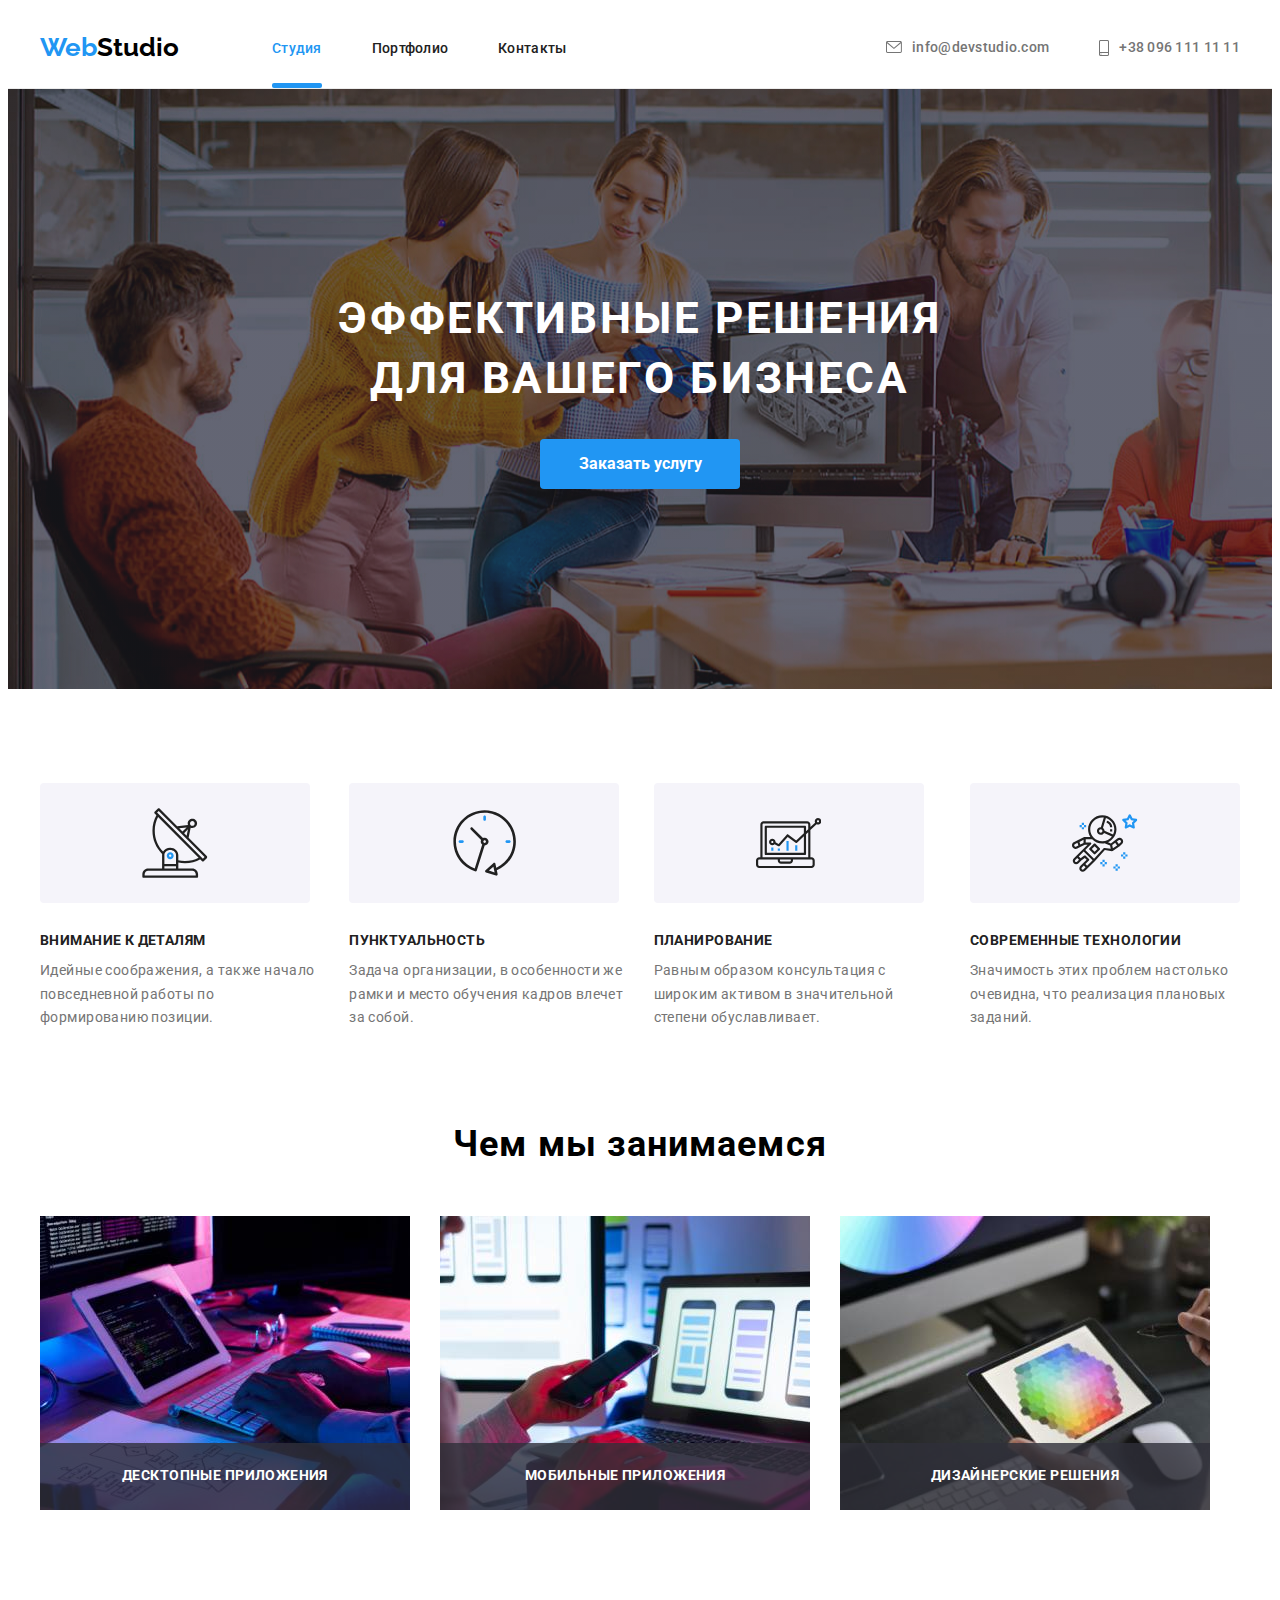
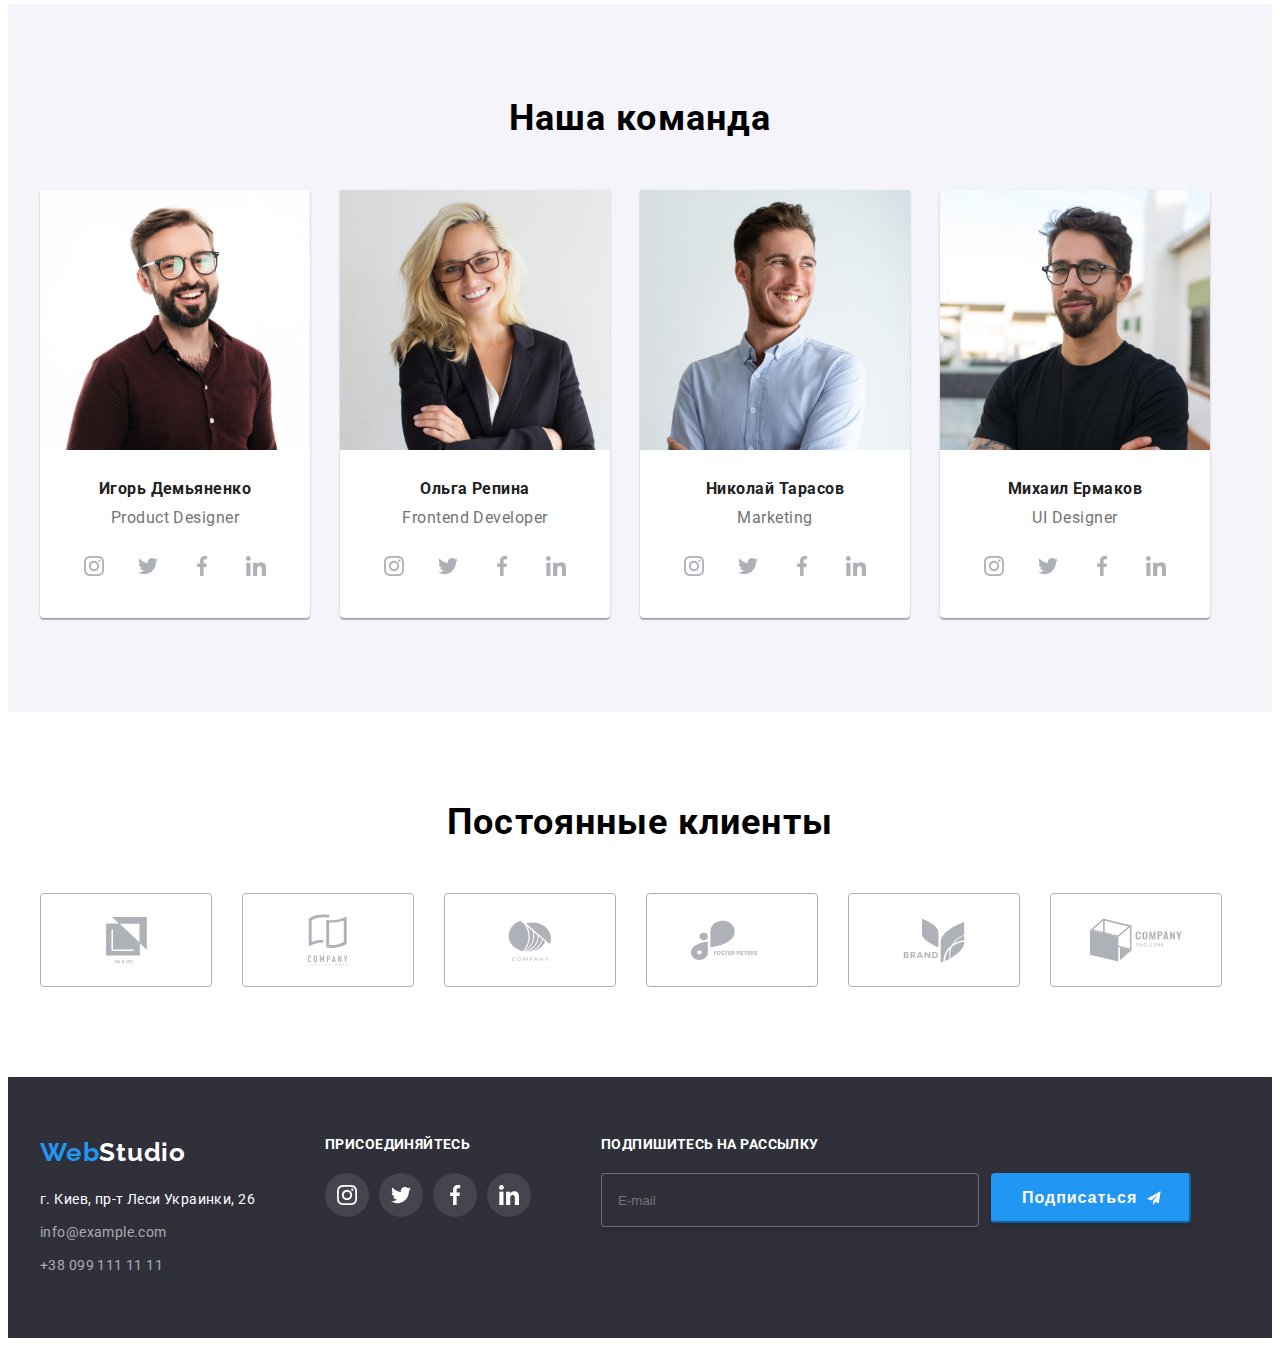
<file: index.html>
<!DOCTYPE html>
<html lang="ru">
<head>
    <meta charset="UTF-8">
    <meta http-equiv="X-UA-Compatible" content="IE=edge">
    <meta name="viewport" content="width=device-width, initial-scale=1.0">
    <title>Document</title>
    <link rel="preconnect" href="https://fonts.googleapis.com">
    <link rel="preconnect" href="https://fonts.gstatic.com" crossorigin>
    <link href="https://fonts.googleapis.com/css2?family=Raleway:wght@700&family=Roboto:wght@400;500;700;900&display=swap" rel="stylesheet">
    <link rel="stylesheet" href="https://cdnjs.cloudflare.com/ajax/libs/modern-normalize/1.1.0/modern-normalize.min.css" integrity="sha512-wpPYUAdjBVSE4KJnH1VR1HeZfpl1ub8YT/NKx4PuQ5NmX2tKuGu6U/JRp5y+Y8XG2tV+wKQpNHVUX03MfMFn9Q==" crossorigin="anonymous" referrerpolicy="no-referrer" />
    <link rel="stylesheet" href="./css/styles.css">
</head>
<body>
    <header class="header">
        <div class="container">
        <nav class="head-navigation">
            <a href="" class="header-logo-first link">Web<span class="header-logo-sec">Studio</span></a>
            <ul class="header-site-list list">
                <li class="header-site-item"><a href="./index.html" class="current-page link">Студия</a></li>
                <li class="header-site-item"><a href="./portfolio.html" class="header-site-link link">Портфолио</a></li>
                <li class="header-site-item"><a href="" class="header-site-link link ">Контакты</a></li>
            </ul>
        </nav>
        <ul class="header-contact-list list">
            <li class="header-contact-item"><a href="mailto:info@devstudio.com" class="header-contact-link link">
                <svg class="contact-icons" width="16" height="12">
                    <use href="./images/symbol-defs.svg#icon-envelope-hover"></use>
                </svg>      
                info@devstudio.com</a></li>
            <li class="header-contact-item"><a href="tel:+380961111111" class="header-contact-link link">
                <svg class="contact-icons" width="10" height="16">
                    <use href="./images/symbol-defs.svg#icon-smartphone"></use>
                </svg> 
                +38 096 111 11 11</a></li>
        </ul>
    </div>
    </header>
    <main class="main">
        <section class="banner section">
            <div class="container bancontent">
                <h1 class="banner-title">Эффективные решения для вашего бизнеса</h1>
                <button type="button" class="banner-click" data-modal-open>Заказать услугу</button>
            </div>
        </section>
        <section class="benefits section">
            <div class="container">
                <ul class="benefits-list list">
                    <li class="benefits-item">
                      <div class="benef-icon-container">
                        <svg class="benefit-icon" width="65.32" height="70">
                            <use href="./images/symbol-defs.svg#icon-Group-1"></use>
                        </svg>
                      </div>
                        <h3 class="benefits-title"> Внимание к деталям</h3> 
                        <p class="benefits-description">Идейные соображения, а также начало повседневной работы по формированию позиции.</p>
                    </li>
                    <li class="benefits-item">
                        <div class="benef-icon-container">
                            <svg class="benefit-icon" width="65.32" height="70">
                                <use href="./images/symbol-defs.svg#icon-clock-1-1-1"></use>
                            </svg>
                          </div>
                        <h3 class="benefits-title">Пунктуальность</h3>
                        <p class="benefits-description">Задача организации, в особенности же рамки и место обучения кадров влечет за собой.</p>
                    </li>
                    <li class="benefits-item">
                        <div class="benef-icon-container">
                            <svg class="benefit-icon" width="65.32" height="70">
                                <use href="./images/symbol-defs.svg#icon-diagram-1-3-2"></use>
                            </svg>
                          </div>
                        <h3 class="benefits-title">Планирование</h3>
                        <p class="benefits-description">Равным образом консультация с широким активом в значительной степени обуславливает.</p>
                    </li>
                    <li class="benefits-item">
                        <div class="benef-icon-container">
                            <svg class="benefit-icon" width="65.32" height="70">
                                <use href="./images/symbol-defs.svg#icon-astronaut-1-2-1"></use>
                            </svg>
                          </div>
                        <h3 class="benefits-title">Современные технологии</h3>
                        <p class="benefits-description">Значимость этих проблем настолько очевидна, что реализация плановых заданий.</p>
                    </li>
                </ul>
            </div>
        </section>
        <section class="work section">
            <div class="container">
                <h2 class="work-title">Чем мы занимаемся</h2>
                <ul class="work-list list">
                    <li class="work-item"><img src="./images/about_img_1.jpg" alt="Work photo" width="370">
                    <p class="work-text">
                        ДЕСКТОПНЫЕ ПРИЛОЖЕНИЯ
                    </p>
                    </li>
                    <li class="work-item"><img src="./images/about_img_2.jpg" alt="Work photo" width="370">
                        <p class="work-text">
                            МОБИЛЬНЫЕ ПРИЛОЖЕНИЯ
                        </p>
                    </li>
                    <li class="work-item"><img src="./images/about_img_3.jpg" alt="Work photo" width="370">
                        <p class="work-text">
                            ДИЗАЙНЕРСКИЕ РЕШЕНИЯ
                        </p>
                    </li>
                </ul>
            </div>
        </section>
        <section class="workers section">
            <div class="container">
                <h2 class="workers-title">Наша команда</h2>
                <ul class="workers-list list">
                    <li class="workers-item">
                        <img src="./images/product_des_img.jpg" alt="worker photo" width="270">
                        <h3 class="worker-name">Игорь Демьяненко</h3>
                        <p class="worker-position">Product Designer</p>
                        <ul class="workers-soc list">
                            <li class="workers-soc-item">
                                <a href="" class="workers-soc-link link">
                                    <svg class="workers-soc-icon" width="20" height="20">
                                        <use href="./images/symbol-defs.svg#icon-instagram"></use>
                                    </svg>
                                </a>
                            </li>
                            <li class="workers-soc-item"><a href="" class="workers-soc-link link">
                                <svg class="workers-soc-icon" width="20" height="20">
                                    <use href="./images/symbol-defs.svg#icon-twitter"></use>
                                </svg>
                            </a></li>
                            <li class="workers-soc-item"><a href="" class="workers-soc-link link">
                                <svg class="workers-soc-icon" width="20" height="20">
                                    <use href="./images/symbol-defs.svg#icon-facebook"></use>
                                </svg>
                            </a></li>
                            <li class="workers-soc-item"><a href="" class="workers-soc-link link">
                                <svg class="workers-soc-icon" width="20" height="20">
                                    <use href="./images/symbol-defs.svg#icon-linkedin"></use>
                                </svg>
                            </a></li>
                        </ul>
                    </li>
                    <li class="workers-item">
                        <img src="./images/frontend_img.jpg" alt="worker photo" width="270">
                        <h3 class="worker-name">Ольга Репина</h3>
                        <p class="worker-position">Frontend Developer</p>
                        <ul class="workers-soc list">
                            <li class="workers-soc-item">
                                <a href="" class="workers-soc-link link">
                                    <svg class="workers-soc-icon" width="20" height="20">
                                        <use href="./images/symbol-defs.svg#icon-instagram"></use>
                                    </svg>
                                </a>
                            </li>
                            <li class="workers-soc-item"><a href="" class="workers-soc-link link">
                                <svg class="workers-soc-icon" width="20" height="20">
                                    <use href="./images/symbol-defs.svg#icon-twitter"></use>
                                </svg>
                            </a></li>
                            <li class="workers-soc-item"><a href="" class="workers-soc-link link">
                                <svg class="workers-soc-icon" width="20" height="20">
                                    <use href="./images/symbol-defs.svg#icon-facebook"></use>
                                </svg>
                            </a></li>
                            <li class="workers-soc-item"><a href="" class="workers-soc-link link">
                                <svg class="workers-soc-icon" width="20" height="20">
                                    <use href="./images/symbol-defs.svg#icon-linkedin"></use>
                                </svg>
                            </a></li>
                        </ul>
                    </li>
                    <li class="workers-item">
                        <img src="./images/marketing_img.jpg" alt="worker photo" width="270">
                        <h3 class="worker-name">Николай Тарасов</h3>
                        <p class="worker-position">Marketing</p>
                        <ul class="workers-soc list">
                            <li class="workers-soc-item">
                                <a href="" class="workers-soc-link link">
                                    <svg class="workers-soc-icon" width="20" height="20">
                                        <use href="./images/symbol-defs.svg#icon-instagram"></use>
                                    </svg>
                                </a>
                            </li>
                            <li class="workers-soc-item"><a href="" class="workers-soc-link link">
                                <svg class="workers-soc-icon" width="20" height="20">
                                    <use href="./images/symbol-defs.svg#icon-twitter"></use>
                                </svg>
                            </a></li>
                            <li class="workers-soc-item"><a href="" class="workers-soc-link link">
                                <svg class="workers-soc-icon" width="20" height="20">
                                    <use href="./images/symbol-defs.svg#icon-facebook"></use>
                                </svg>
                            </a></li>
                            <li class="workers-soc-item"><a href="" class="workers-soc-link link">
                                <svg class="workers-soc-icon" width="20" height="20">
                                    <use href="./images/symbol-defs.svg#icon-linkedin"></use>
                                </svg>
                            </a></li>
                        </ul>
                    </li>
                    <li class="workers-item">
                        <img src="./images/ui_des_img.jpg" alt="worker photo" width="270">
                        <h3 class="worker-name">Михаил Ермаков</h3>
                        <p class="worker-position">UI Designer</p>
                        <ul class="workers-soc list">
                            <li class="workers-soc-item">
                                <a href="" class="workers-soc-link link">
                                    <svg class="workers-soc-icon" width="20" height="20">
                                        <use href="./images/symbol-defs.svg#icon-instagram"></use>
                                    </svg>
                                </a>
                            </li>
                            <li class="workers-soc-item"><a href="" class="workers-soc-link link">
                                <svg class="workers-soc-icon" width="20" height="20">
                                    <use href="./images/symbol-defs.svg#icon-twitter"></use>
                                </svg>
                            </a></li>
                            <li class="workers-soc-item"><a href="" class="workers-soc-link link">
                                <svg class="workers-soc-icon" width="20" height="20">
                                    <use href="./images/symbol-defs.svg#icon-facebook"></use>
                                </svg>
                            </a></li>
                            <li class="workers-soc-item"><a href="" class="workers-soc-link link">
                                <svg class="workers-soc-icon" width="20" height="20">
                                    <use href="./images/symbol-defs.svg#icon-linkedin"></use>
                                </svg>
                            </a></li>
                        </ul>
                    </li>
                </ul>
            </div>
        </section>
        <section class="clients section">
            <div class="container">
                <h2 class="clients-title">Постоянные клиенты</h2>
                <ul class="clients-list list">
                    <li class="client-item">
                        <a href="" class="client-link link">
                            <svg class="client-icon" width="41" height="46.7">
                                <use href="./images/symbol-defs.svg#icon-group-2-1"></use>
                            </svg>
                        </a>
                    </li>
                    <li class="client-item">
                        <a href="" class="client-link link">
                            <svg class="client-icon" width="40" height="52">
                                <use href="./images/symbol-defs.svg#icon-group-3-1"></use>
                            </svg>
                        </a>
                    </li>
                    <li class="client-item">
                        <a href="" class="client-link link">
                            <svg class="client-icon" width="43.46" height="41.18">
                                <use href="./images/symbol-defs.svg#icon-group-4-1"></use>
                            </svg>
                        </a>
                    </li>
                    <li class="client-item">
                        <a href="" class="client-link link">
                            <svg class="client-icon" width="84.44" height="40.62">
                                <use href="./images/symbol-defs.svg#icon-group-5-1"></use>
                            </svg>
                        </a>
                    </li>
                    <li class="client-item">
                        <a href="" class="client-link link">
                            <svg class="client-icon" width="62.54" height="45.43">
                                <use href="./images/symbol-defs.svg#icon-group-6-1"></use>
                            </svg>
                        </a>
                    </li>
                    <li class="client-item">
                        <a href="" class="client-link link">
                            <svg class="client-icon" width="93.79" height="43.93">
                                <use href="./images/symbol-defs.svg#icon-group-7-1"></use>
                            </svg>
                        </a>
                    </li>
                </ul>
            </div>
        </section>
    </main>
    <footer class="footer">
        <div class="container">
            <div>
            <a href="" class="footer-logo-first link">Web<span class="footer-logo-sec link">Studio</span></a>
            <address class="footer-contact">
                <ul class="footer-contact-list list">
                    <li class="footer-contact-item"><a href="https://maps.app.goo.gl/anKPkM4rWThqQy199" class="footer-adr-link link"> г. Киев, пр-т Леси Украинки, 26</a></li>
                    <li class="footer-contact-item"><a href="mailto:info@example.com" class="footer-contact-link link">info@example.com</a></li>
                    <li class="footer-contact-item"><a href="tel:+380991111111" class="footer-contact-link link">+38 099 111 11 11</a> </li>
                </ul>
            </address>
            </div>
            <div> 
                <p class="foot-soc-title">присоединяйтесь</p>  
                <ul class="footer-social-list list">
                    <li class="foot-soc-item">
                        <a href="" class="foot-soc-link link">
                            <svg class="foot-soc-icon" width="20" height="20">
                                <use href="./images/symbol-defs.svg#icon-instagram"></use>
                            </svg>
                        </a>
                    </li>
                    <li class="foot-soc-item">
                        <a href="" class="foot-soc-link link">
                            <svg class="foot-soc-icon" width="20" height="20">
                                <use href="./images/symbol-defs.svg#icon-twitter"></use>
                            </svg>
                        </a>
                    </li>
                    <li class="foot-soc-item">
                        <a href="" class="foot-soc-link link">
                            <svg class="foot-soc-icon" width="20" height="20">
                                <use href="./images/symbol-defs.svg#icon-facebook"></use>
                            </svg>
                        </a>
                    </li>
                    <li class="foot-soc-item">
                        <a href="" class="foot-soc-link link">
                            <svg class="foot-soc-icon" width="20" height="20">
                                <use href="./images/symbol-defs.svg#icon-linkedin"></use>
                            </svg>
                        </a>
                    </li>
                </ul>
             </div>
             <form class="sing-up"> 
                <p class="sent-name">Подпишитесь на рассылку</p>
                <div class="for-sent-form">
                        <input type="email" class="sent-email" name="sent-email" id="sent-email" placeholder="E-mail" required>    
                        <button type="submit" class="sent-but"> Подписаться
                            <svg class="send-icon" width="24" height="24">
                                <use href="./images/symbol-defs.svg#icon-icon-send"></use>
                            </svg>
                        </button>
                </div>
             </form>
        </div>
    </footer>
    <div class="backdrop is-hidden" data-modal>
        <div class="modal">
            <p class="modal-title">Оставьте свои данные, мы вам перезвоним</p>
            <button type="button" class="modal-close" data-modal-close>
                <svg class="icon-close" width="11" height="11">
                    <use href="./images/symbol-defs.svg#icon-close-vector"></use>
                </svg>
            </button>
            <form class="modal-form">
                <div class="modal-field">
                    <label for="name" class="lab-text-name"> Имя</label>
                    <div class="input-wrap">
                        <input type="text" class="modal-input" name="name" id="name">
                        <svg class="input-icon" width="18" height="18">
                            <use href="./images/symbol-defs.svg#icon-person-black"></use>
                        </svg>
                    </div>
                </div>

                <div class="modal-form modal-field">
                    <label for="tel" class="lab-text-name">Телефон</label>
                    <div class="input-wrap">
                        <input type="tel" class="modal-input" name="tel" id="tel" required>
                    <svg class="input-icon" width="18" height="18">
                        <use href="./images/symbol-defs.svg#icon-phone-black"></use>
                    </svg>
                    </div>
                </div>
                <div class="modal-form modal-field">
                    <label for="email" class="lab-text-name">Почта</label>
                    <div class="input-wrap">
                        <input type="email" class="modal-input" name="email" id="email" required>
                        <svg class="input-icon" width="18" height="18">
                            <use href="./images/symbol-defs.svg#icon-email-black"></use>
                        </svg>
                    </div>  
                </div>
                <div class="modal-form modal-com">
                    <label for="comment" class="lab-text-name">Комментарий </label>
                <textarea  class="modal-input-coment" name="comment" id="comment" placeholder="Введите текст"></textarea>
                </div>
                <div class="modal-form modal-check-box">
                    <input type="checkbox"
                    name="policy"
                    id="policy"
                    value="policy"
                    class="modal-check">
                    <label for="policy" class="check-text">Соглашаюсь с рассылкой и принимаю  <a href="" class="policy-doc"> Условия договора</a> </label>
                </div>
                <button type="submit" class="send-button"> Отправить</button>
            </form>
        </div>
    </div>
    <script src="./js/modal.js"></script>
</body>
</html>
</file>
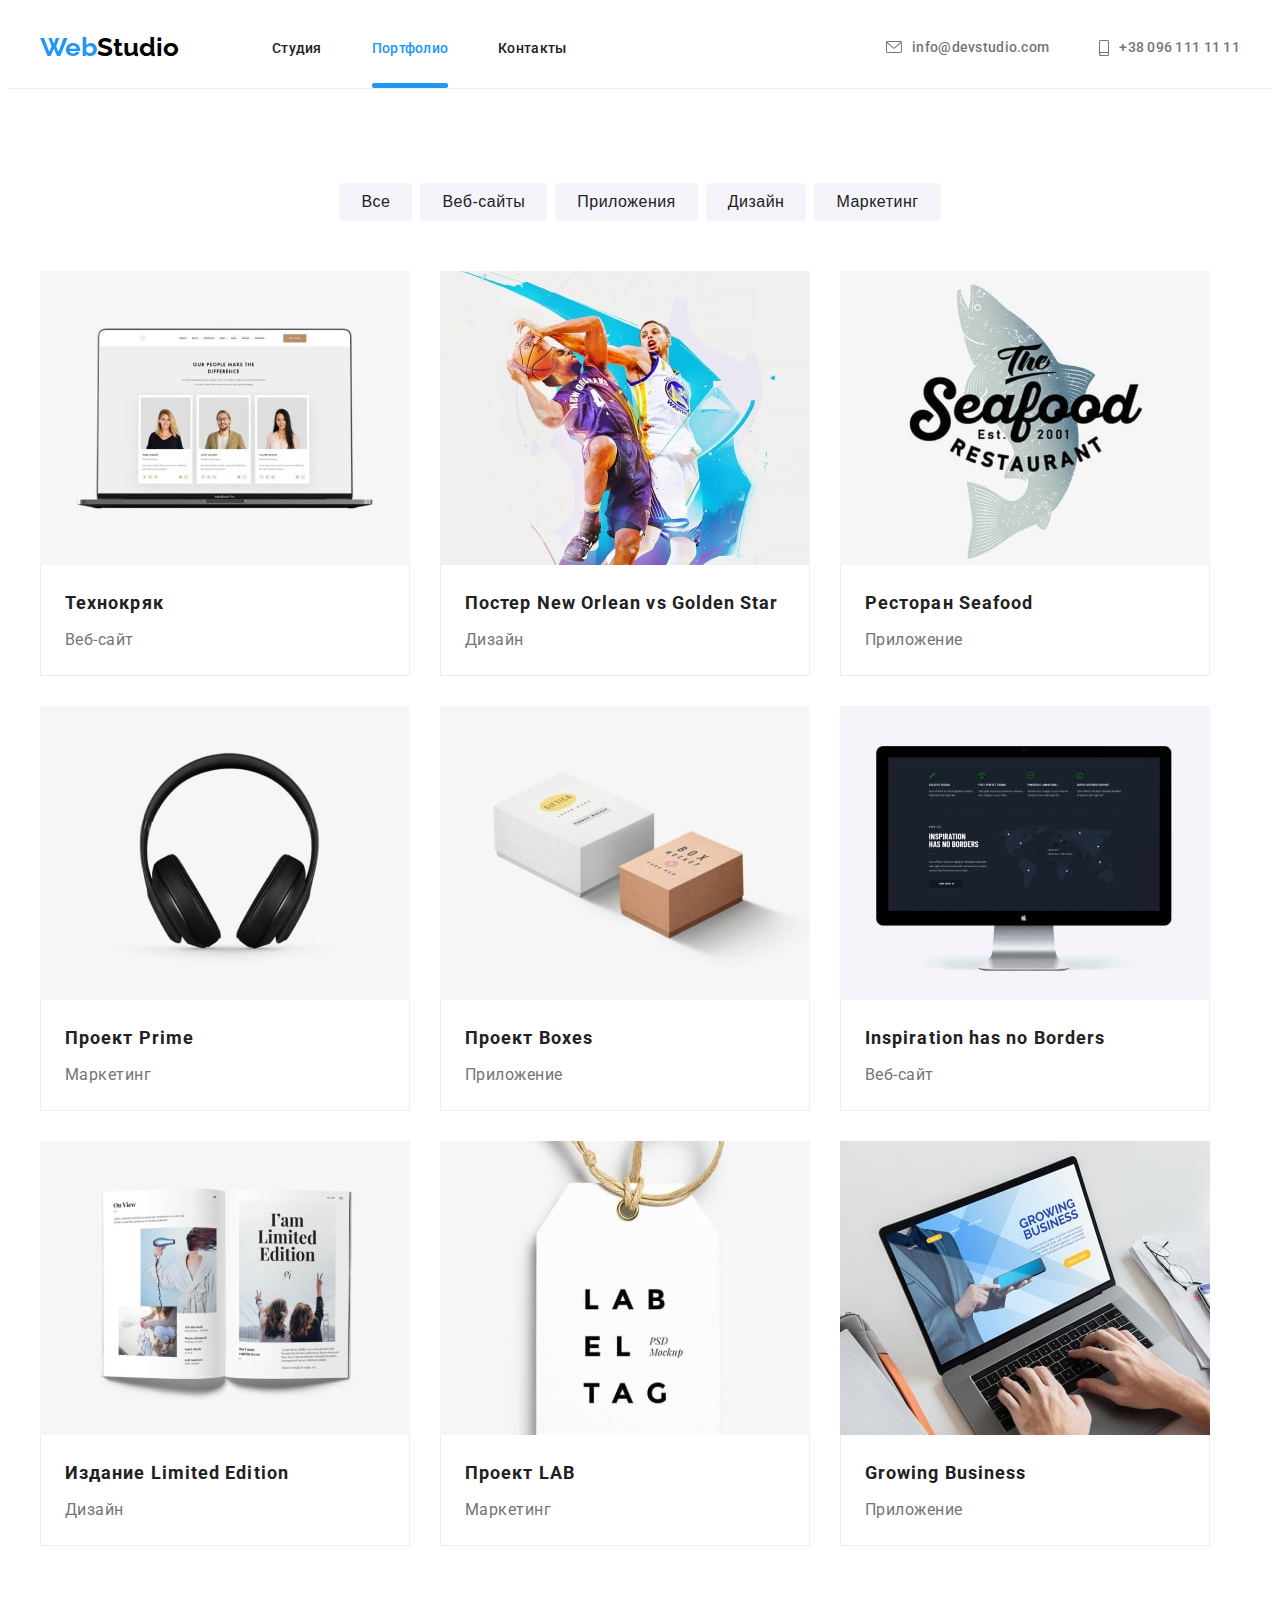
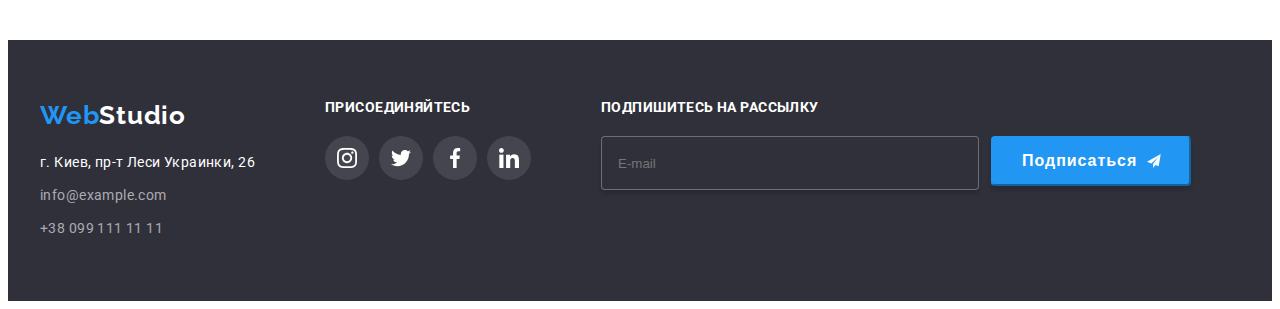
<file: portfolio.html>
<!DOCTYPE html>
<html lang="ru">
<head>
    <meta charset="UTF-8">
    <meta http-equiv="X-UA-Compatible" content="IE=edge">
    <meta name="viewport" content="width=device-width, initial-scale=1.0">
    <title>Document</title>
    <link rel="preconnect" href="https://fonts.googleapis.com">
    <link rel="preconnect" href="https://fonts.gstatic.com" crossorigin>
    <link href="https://fonts.googleapis.com/css2?family=Raleway:wght@700&family=Roboto:wght@400;500;700;900&display=swap" rel="stylesheet">    
    <link rel="stylesheet" href="https://cdnjs.cloudflare.com/ajax/libs/modern-normalize/1.1.0/modern-normalize.min.css" integrity="sha512-wpPYUAdjBVSE4KJnH1VR1HeZfpl1ub8YT/NKx4PuQ5NmX2tKuGu6U/JRp5y+Y8XG2tV+wKQpNHVUX03MfMFn9Q==" crossorigin="anonymous" referrerpolicy="no-referrer" />
    <link rel="stylesheet" href="./css/styles.css">
</head>
<body>
    <header class="header">
        <div class="container">
        <a href="" class="header-logo-first link">Web<span class="header-logo-sec">Studio</span></a>
        <nav class="head-navigation">
            <ul class="header-site-list list">
                <li class="header-site-item"><a href="./index.html" class="header-site-link link">Студия</a></li>
                <li class="header-site-item"><a href="./portfolio.html" class="link current-page">Портфолио</a></li>
                <li class="header-site-item"><a href="" class="header-site-link link">Контакты</a></li>
            </ul>
        </nav>
        <ul class="header-contact-list list">
            <li class="header-contact-item"><a href="mailto:info@devstudio.com" class="header-contact-link link">
                <svg class="contact-icons" width="16" height="12">
                    <use href="./images/symbol-defs.svg#icon-envelope-hover"></use>
                </svg>
                info@devstudio.com</a></li>
            <li class="header-contact-item"><a href="tel:+380961111111" class="header-contact-link link">
                <svg class="contact-icons" width="10" height="16">
                    <use href="./images/symbol-defs.svg#icon-smartphone"></use>
                </svg> 
                +38 096 111 11 11</a></li>
        </ul>
        </div>
    </header>
    <main class="pmain">
        <section class="section">
        <div class="container">
        <h1 class="pmain-title" hidden>Портфолио</h1>
        <ul class="labor-list list">
            <li class="labor-item"><button type="button" class="labor-click">Все</button></li>
            <li class="labor-item"><button type="button" class="labor-click">Веб-сайты</button></li>
            <li class="labor-item"><button type="button" class="labor-click">Приложения</button></li>
            <li class="labor-item"><button type="button" class="labor-click">Дизайн</button></li>
            <li class="labor-item"><button type="button" class="labor-click">Маркетинг</button></li>
        </ul>
        <ul class="all-labors list">
            <li class="all-item">  
                <a href="" class="all-it-link link">
                <div class="labor-cont">
                    <img src="./images/port-img-1.jpg" alt="portfolio photo" width="370" height="294">
                <p class="labor-text">
                    Ресурс предлагает комплексные предложения с разным уровнем функционала и сервисов. Все это позволит посетителю получить исчерпывающие сведения о компании или частном лице.
                </p>
                </div>
                <div class="all-content">
                    <h3 class="all-name">Технокряк</h3>
                    <p class="all-kind">Веб-сайт</p>
                </div>
                </a>
            </li>
            <li class="all-item"> 
                <a href="" class="all-it-link link">
                <div class="labor-cont">
                <img src="./images/port-img-2.jpg" alt="portfolio photo" width="370" height="294">
                <p class="labor-text">
                    Ресурс предлагает комплексные предложения с разным уровнем функционала и сервисов. Все это позволит посетителю получить исчерпывающие сведения о компании или частном лице.
                </p>
                </div>
                <div class="all-content">
                    <h3 class="all-name">Постер New Orlean vs Golden Star</h3>
                    <p class="all-kind">Дизайн</p>
                </div>
                </a>
            </li>
            <li class="all-item"> 
                <a href="" class="all-it-link link">
                <div class="labor-cont">
                <img src="./images/port-img-3.jpg" alt="portfolio photo" width="370" height="294">
                <p class="labor-text">
                    Ресурс предлагает комплексные предложения с разным уровнем функционала и сервисов. Все это позволит посетителю получить исчерпывающие сведения о компании или частном лице.
                </p>
                </div>
                <div class="all-content">
                    <h3 class="all-name">Ресторан Seafood</h3>
                    <p class="all-kind">Приложение</p>
                </div>
                </a>
            </li>
            <li class="all-item"> 
                <a href="" class="all-it-link link">
                <div class="labor-cont">
                <img src="./images/port-img-4.jpg" alt="portfolio photo" width="370" height="294">
                <p class="labor-text">
                    Ресурс предлагает комплексные предложения с разным уровнем функционала и сервисов. Все это позволит посетителю получить исчерпывающие сведения о компании или частном лице.
                </p>
                </div>
                <div class="all-content">
                    <h3 class="all-name">Проект Prime</h3>
                    <p class="all-kind">Маркетинг</p>
                </div>
                </a>
            </li>
            <li class="all-item"> 
                <a href="" class="all-it-link link">
                <div class="labor-cont">
                <img src="./images/port-img-5.jpg" alt="portfolio photo" width="370" height="294">
                <p class="labor-text">
                    Ресурс предлагает комплексные предложения с разным уровнем функционала и сервисов. Все это позволит посетителю получить исчерпывающие сведения о компании или частном лице.
                </p>
                </div>
                <div class="all-content">
                    <h3 class="all-name">Проект Boxes</h3>
                    <p class="all-kind">Приложение</p>
                </div>
                </a>
            </li>
            <li class="all-item"> 
                <a href="" class="all-it-link link">
                <div class="labor-cont">
                <img src="./images/port-img-6.jpg" alt="portfolio photo" width="370" height="294">
                <p class="labor-text">
                    Ресурс предлагает комплексные предложения с разным уровнем функционала и сервисов. Все это позволит посетителю получить исчерпывающие сведения о компании или частном лице.
                </p>
                </div>
                <div class="all-content">
                    <h3 class="all-name">Inspiration has no Borders</h3>
                    <p class="all-kind">Веб-сайт</p>
                </div>
                </a>
            </li>
            <li class="all-item"> 
                <a href="" class="all-it-link link">
                <div class="labor-cont">
                <img src="./images/port-img-7.jpg" alt="portfolio photo" width="370" height="294">
                <p class="labor-text">
                    Ресурс предлагает комплексные предложения с разным уровнем функционала и сервисов. Все это позволит посетителю получить исчерпывающие сведения о компании или частном лице.
                </p>
                </div>
                <div class="all-content">
                    <h3 class="all-name">Издание Limited Edition</h3>
                    <p class="all-kind">Дизайн</p>
                </div>
                </a>
            </li>
            <li class="all-item"> 
                <a href="" class="all-it-link link">
                <div class="labor-cont">
                <img src="./images/port-img-8.jpg" alt="portfolio photo" width="370" height="294">
                <p class="labor-text">
                    Ресурс предлагает комплексные предложения с разным уровнем функционала и сервисов. Все это позволит посетителю получить исчерпывающие сведения о компании или частном лице.
                </p>
                </div>
                <div class="all-content">
                    <h3 class="all-name">Проект LAB</h3>
                    <p class="all-kind">Маркетинг</p>
                </div>
                </a>
            </li>
            <li class="all-item"> 
                <a href="" class="all-it-link link">
                <div class="labor-cont">
                <img src="./images/port-img-9.jpg" alt="portfolio photo" width="370" height="294">
                <p class="labor-text">
                    Ресурс предлагает комплексные предложения с разным уровнем функционала и сервисов. Все это позволит посетителю получить исчерпывающие сведения о компании или частном лице.
                </p>
                </div>
                <div class="all-content">
                    <h3 class="all-name">Growing Business</h3>
                    <p class="all-kind">Приложение</p>
                </div>
                </a>
            </li>
        </ul>
        </div>
        </section>
    </main>
    <footer class="footer">
    <div class="container">
        <div>
            <a href="" class="footer-logo-first link">Web<span class="footer-logo-sec link">Studio</span></a>
            <address class="footer-contact">
                <ul class="footer-contact-list list">
                    <li class="footer-contact-item"><a href="https://maps.app.goo.gl/anKPkM4rWThqQy199" class="footer-adr-link link"> г. Киев, пр-т Леси Украинки, 26</a></li>
                    <li class="footer-contact-item"><a href="mailto:info@example.com" class="footer-contact-link link">info@example.com</a></li>
                    <li class="footer-contact-item"><a href="tel:+380991111111" class="footer-contact-link link">+38 099 111 11 11</a> </li>
                </ul>
            </address>
        </div>
        <div> 
            <p class="foot-soc-title">присоединяйтесь</p>  
            <ul class="footer-social-list list">
                <li class="foot-soc-item">
                    <a href="" class="foot-soc-link link">
                        <svg class="foot-soc-icon" width="20" height="20">
                            <use href="./images/symbol-defs.svg#icon-instagram"></use>
                        </svg>
                    </a>
                </li>
                <li class="foot-soc-item">
                    <a href="" class="foot-soc-link link">
                        <svg class="foot-soc-icon" width="20" height="20">
                            <use href="./images/symbol-defs.svg#icon-twitter"></use>
                        </svg>
                    </a>
                </li>
                <li class="foot-soc-item">
                    <a href="" class="foot-soc-link link">
                        <svg class="foot-soc-icon" width="20" height="20">
                            <use href="./images/symbol-defs.svg#icon-facebook"></use>
                        </svg>
                    </a>
                </li>
                <li class="foot-soc-item">
                    <a href="" class="foot-soc-link link">
                        <svg class="foot-soc-icon" width="20" height="20">
                            <use href="./images/symbol-defs.svg#icon-linkedin"></use>
                        </svg>
                    </a>
                </li>
            </ul>
         </div>
         <form class="sing-up"> 
            <p class="sent-name">Подпишитесь на рассылку</p>
            <div class="for-sent-form">
                    <input type="email" class="sent-email" name="sent-email" id="sent-email" placeholder="E-mail" required>    
                    <button type="submit" class="sent-but"> Подписаться
                        <svg class="send-icon" width="24" height="24">
                            <use href="./images/symbol-defs.svg#icon-icon-send"></use>
                        </svg>
                    </button>
            </div>
         </form>
    </div>
    </footer>
</body>
</html>
</file>
<file: css/styles.css>
:root {
    --first-title-color: #FFFFFF;
    --second-title-color: black;
}

body {
    font-family: 'Roboto', sans-serif;
}

p, h1, h2, h3 {
     margin: 0;

}

ul {
    margin: 0;
    padding-left: 0;
}

.list {
    list-style: none;
}

.link {
    text-decoration: none;
}

img {
    display: block;
    max-width: 100%;
    height: auto;
}

.container {
    max-width: 1200px;
    margin-left: auto;
    margin-right: auto;
    padding-left: 15px;
    padding-right: 15px;
}

.section {
    padding-top: 94px;
    padding-bottom: 94px;
}


.header > .container {
    display: flex;
    align-items: center; 
}

.header {
    padding-top: 24px;
    padding-bottom: 25px;
    border-bottom: 1px solid #ECECEC;
}

.head-navigation {
    display: flex;
    align-items: center;
}

.header-logo-first {
    display: inline-block;
    align-items: center;
    margin-right: 93px;

    font-family: 'Raleway', sans-serif;
    font-style: normal;
    font-weight: 700;
    font-size: 26px;
    line-height: 31px;
    color: #2196F3;

}

.header-logo-sec {
    color: black;  
}

.header-site-list, .header-contact-list {
    display: flex;
    
    gap: 50px;
}


.header-contact-list {
    margin-left: auto;
}

.current-page {
    position: relative;
    padding-bottom: 32px;
    color: #2196F3;
    font-size: 14px;
    font-weight: 500;
    line-height: 1.14;
    letter-spacing: 0.02em;
}

.current-page::after {
    content: "";

    position: absolute;
    left: 0;
    bottom: 0;

    display: block;
    width: 100%;
    height: 5px;
    background-color: #2196F3;
    border-radius: 2px
    
}

.current-page:hover::after {
    display: block;
}


.header-site-link, .header-contact-link  {
    font-size: 14px;
    font-weight: 500;
    line-height: 1.14;
    letter-spacing: 0.02em;
    color: #212121;
    transition: color 250ms cubic-bezier(0.4, 0, 0.2, 1); 
}



.header-contact-link {
    display: flex;
    align-items: center;
    gap: 10px;

    color: #757575; 

}



.header-site-link:hover, .header-site-link:focus {
    color: #2196F3;
}

.header-contact-link:hover, .header-contact-link:focus {
    color: #2196F3;
    } 

.contact-icons {
    fill: currentColor;
}

.main > .container {
    display: flex;
}

.banner {
    padding-top: 200px;
    padding-bottom: 200px;

    background-image: linear-gradient(rgba(47, 48, 58, 0.4), rgba(47, 48, 58, 0.4)), url(../images/banner.jpg);
}

.bancontent {
    align-items: center;

    
}

.banner-title {
    max-width: 696px;
    font-size: 44px;
    line-height: 1.36;
    text-align: center;
    letter-spacing: 0.06em;
    text-transform: uppercase;
    color: var(--first-title-color);

    margin-bottom: 30px;
    margin-left: auto;
    margin-right: auto;
    justify-content: center;
}

.banner-click {
    padding: 10px 32px;
    margin-left: auto;
    margin-right: auto;

    display: flex;
    align-items: center;
    justify-content: center;
    text-align: center;

    font-family: inherit;
    font-weight: 700;
    font-size: 16px;
    line-height: 2.5;
    color: #FFFFFF;
    cursor: pointer;
    background-color: #2196F3;   
    min-width: 200px;
    height: 50px;
    border-radius: 4px;
    border: none;
}

.benefits-list {
    display: flex;
}

.benefits-item:not(:last-child), .work-item:not(:last-child), .workers-item:not(:last-child) {
    margin-right: 30px;
}

.benef-icon-container {
    width: 270px;
    height: 120px;
    background: #F5F4FA;
    border-radius: 4px;
    margin-bottom: 30px;
    display: flex;
    align-items: center;
    justify-content: center;

}



.benefits-title {
    font-weight: 700;
    font-size: 14px;
    line-height: 1.14;
    letter-spacing: 0.03em;
    text-transform: uppercase;
    color: #212121;

    margin-bottom: 10px;
}
.benefits-description {
    font-weight: 400;
    font-size: 14px;
    line-height: 1.71;
    letter-spacing: 0.03em;
    color: #757575;
    }



.work {
    padding-top: 0;
}

.work-list {
    display: flex;
    align-items: center;

    margin: 0;
   
}

.work-title {
    font-size: 36px;
    line-height: 1.16;
    text-align: center;
    letter-spacing: 0.03em;
    color: var(--second-title-color);

    margin-bottom: 50px;
    margin-left: auto;
    margin-right: auto;
    justify-content: center;
    }

.work-item {
    position: relative;
}

.work-text {
    display: flex;
    justify-content: center;
    align-items: center;
    position: absolute;
    height: 23%;
    width: 100%;
    bottom: 0;
    left: 0;
    font-weight: 700;
    font-size: 14px;
    line-height: 1.14;
    text-align: center;
    letter-spacing: 0.03em;
    color: #FFFFFF;
    background: rgba(47, 48, 58, 0.8);
}

.workers-list{
    display: flex;
            
}

.workers {
    background-color: #F5F4FA;
}

.workers-item {
    background: #FFFFFF;
    box-shadow: 0px 1px 3px rgba(0, 0, 0, 0.12), 0px 1px 1px rgba(0, 0, 0, 0.14), 0px 2px 1px rgba(0, 0, 0, 0.2);
    border-radius: 0px 0px 4px 4px;
}

.workers-soc {
    display: flex;
    align-items: center;
    justify-content: center;
    gap: 10px;

    padding-bottom: 30px;
}

.workers-soc-link {
    width: 44px;
    height: 44px;
    border-radius: 50%;
    
    display: flex;
    align-items: center;
    justify-content: center;
    transition: background-color 250ms cubic-bezier(0.4, 0, 0.2, 1); 
}

.workers-soc-icon {
    fill: #AFB1B8;
    transition: fill 250ms cubic-bezier(0.4, 0, 0.2, 1); 
}

.workers-soc-link:hover {
    background-color: #2196F3;
}

.workers-soc-link:hover .workers-soc-icon{
    fill: #FFFFFF;
}

.workers-title {
    font-weight: 700;
    font-size: 36px;
    line-height: 1.16;
    text-align: center;
    letter-spacing: 0.03em;
    color: var(--second-title-color);

    margin-bottom: 50px;
}

.worker-name {
    font-size: 16px;
    line-height: 1.18;
    text-align: center;
    letter-spacing: 0.03em;
    color: #212121;

    padding-top: 30px;
    margin-bottom: 10px;
}

.worker-position {
    font-size: 16px;
    line-height: 1.18;
    text-align: center;
    letter-spacing: 0.03em;
    color: #757575;
    margin-bottom: 16px;
    
}

.clients {
    padding-top: 90px;
    padding-bottom: 90px;
   
}

.clients-list {
    display: flex;

    gap: 30px;
    margin-left: auto;
    margin-right: auto;
}


.client-link {
    display: flex;
    align-items: center;
    justify-content: center;
    
    width: 170px;
    height: 92px;
    border: 1px solid #AFB1B8;
    border-radius: 4px;
    transition: border-color 250ms cubic-bezier(0.4, 0, 0.2, 1); 
}

.client-icon {    
    fill: #AFB1B8;
    transition: fill 250ms cubic-bezier(0.4, 0, 0.2, 1); 
}

.client-link:hover {
    border-color: #2196F3;
}

.client-link:hover .client-icon{
    fill: #2196F3;
    
}

.clients-title {
    font-weight: 700;
    font-size: 36px;
    line-height: 1.16;
    text-align: center;
    letter-spacing: 0.03em;
    color: var(--second-title-color);

    margin-bottom: 50px;
}





.labor-list {
    display: flex;
    align-items: center;
    justify-content: center;

    margin-bottom: 50px;
    gap: 8px;
    margin-left: auto;
    margin-right: auto;
}

.labor-click {
    display: flex;
    justify-content: center;
    align-items: center;
    flex-shrink: 1;
    margin-left: auto;
    margin-right: auto;
    padding: 6px 22px;

    font-size: 16px;
    font-weight: 500;
    line-height: 1.62;
    text-align: center;
    letter-spacing: 0.03em;
    cursor: pointer;
    color: #212121;
    background-color: #F5F4FA;

    border: none;
    border-radius: 4px;
    transition: color 250ms cubic-bezier(0.4, 0, 0.2, 1),  background-color 250ms cubic-bezier(0.4, 0, 0.2, 1), box-shadow 250ms cubic-bezier(0.4, 0, 0.2, 1); 
}

.labor-click:hover, .labor-click:focus {
    background-color: #2196F3;
    color: #FFFFFF;

    box-shadow: 0px 3px 1px rgba(0, 0, 0, 0.1), 0px 1px 2px rgba(0, 0, 0, 0.08), 0px 2px 2px rgba(0, 0, 0, 0.12);
    border-radius: 4px;
}


.all-labors {
    display: flex;
    flex-wrap: wrap;


    gap: 30px;
}

.all-item {
    width: 370px;
}

.labor-cont {
    position: relative;
    overflow: hidden;
  
}

.labor-text {
    display: flex;
    position: absolute;
    top: 0;
    left: 0;
    height: 101%;
    padding: 63px 24px;
    font-weight: 400;
    font-size: 18px;
    line-height: 1.56;
    letter-spacing: 0.03em;
    color: #FFFFFF;
    background: rgba(33, 150, 243, 0.9);
    transform: translateY(100%);
    transition: transform 250ms cubic-bezier(0.4, 0, 0.2, 1), opacity 250ms cubic-bezier(0.4, 0, 0.2, 1);
    opacity: 0;
}

.all-it-link {
    display: inline-block;
    transition: box-shadow 250ms cubic-bezier(0.4, 0, 0.2, 1), transform 250ms cubic-bezier(0.4, 0, 0.2, 1);
}

.all-it-link:hover, .all-it-link:focus {
    cursor: pointer;
    box-shadow: 0px 1px 1px rgba(0, 0, 0, 0.12), 0px 4px 4px rgba(0, 0, 0, 0.06), 1px 4px 6px rgba(0, 0, 0, 0.16);
}

.all-it-link:hover .labor-text {
    transform: translateY(0);
    opacity: 1;
}


.all-content {
    padding: 20px 24px;

    border-right: 1px solid #EEEEEE;
    border-bottom: 1px solid #EEEEEE;
    border-left: 1px solid #EEEEEE;
}

.all-name {
    font-size: 18px;
    line-height: 2;
    letter-spacing: 0.06em;
    color: #212121;


    margin-bottom: 4px;
}

.all-kind {
    font-size: 16px;
    line-height: 1.88;
    letter-spacing: 0.03em;
    color: #757575;

}

.footer {
    background-color: #2F303A;
    padding-top: 60px;
    padding-bottom: 60px;
}

.footer > .container {
    display: flex;

    gap: 70px;
}


.footer-logo-first, .footer-logo-sec {
    display: inline-block;
    font-family: 'Raleway', sans-serif;
    font-weight: 700;
    font-size: 26px;
    line-height: 1.19;
    letter-spacing: 0.03em;
    color: #FFFFFF;

    
}

.footer-logo-first {
    color: #2196F3;
    
    margin-bottom: 20px;
}


 
.footer-contact-link, .footer-adr-link  {
    font-style: normal;
    font-size: 14px;
    line-height: 1.71;
    letter-spacing: 0.03em;
    color: rgba(255, 255, 255, 0.6);
    transition: color 250ms cubic-bezier(0.4, 0, 0.2, 1); 
}

.footer-contact-item:not(:last-child) {
    margin-bottom: 9px;
}

.footer-adr-link {
    color: #FFFFFF;
}

.footer-contact-link:hover, .footer-contact-link:focus {
    color: #2196F3;
}

.footer-adr-link:hover, .footer-adr-link:focus {
    color: #2196F3;
}

.foot-soc-title{
    font-size: 14px;
    line-height: 1.14;
    letter-spacing: 0.03em;
    text-transform: uppercase;
    font-weight: 700;

    color: #FFFFFF;
    margin-bottom: 20px;
    margin-top: 0;
}

.footer-social-list {
    display: flex;
    align-items: center;
    gap: 10px;
}

.foot-soc-item {
    border-radius: 50%;
    background: rgba(255, 255, 255, 0.1);
}

.foot-soc-link {
    width: 44px;
    height: 44px;
    border-radius: 50%;
    
    display: flex;
    align-items: center;
    justify-content: center;
    transition: background-color 250ms cubic-bezier(0.4, 0, 0.2, 1);
}

.foot-soc-icon {
    fill: #FFFFFF;
}

.foot-soc-link:hover {
    background-color: #2196F3;
}

.foot-soc-link:hover .foot-soc-icon{
    fill: #FFFFFF;
}

.for-sent-form {
    margin: 0;
    display: flex;
}

.sent-name {
    display: block;
    font-weight: 700;
    font-size: 14px;
    line-height: 1.14;
    letter-spacing: 0.03em;
    text-transform: uppercase;

    color: #FFFFFF;
    margin-bottom: 20px;
}


.sent-email {
    display: block;
    background-color: #2F303A;
    width: 358px;
    height: 50px;
    border: 1px solid rgba(255, 255, 255, 0.3);
    box-shadow: 0px 4px 4px rgba(0, 0, 0, 0.15);
    border-radius: 4px;
    padding-left: 16px;
    outline: transparent;
    margin-right: 12px;
    
color: #FFFFFF;
}

.sent-but {
    display: flex;
    justify-content: center;
    align-items: center;
    flex-shrink: 1;
    margin-left: auto;
    margin-right: auto;
    padding: 10px 28px 10px 29px;
    width: 200px;
    height: 50px;
    gap: 10px;

    background: #2196F3;
    border-radius: 4px;
    border-color: #2196F3;
    box-shadow: 0px 4px 4px rgba(0, 0, 0, 0.15);


    font-weight: 700;
    font-size: 16px;
    line-height: 1.88;
    letter-spacing: 0.06em;

    color: #FFFFFF;
    cursor: pointer;
}


.backdrop {
    position: fixed;
    top: 0;
    width: 100%;
    height: 100%;
    background: rgba(0, 0, 0, 0.2);
    transition: opacity 250ms cubic-bezier(0.4, 0, 0.2, 1), visibility 250ms cubic-bezier(0.4, 0, 0.2, 1);
}

.is-hidden {
    opacity: 0;
    visibility: hidden;
    pointer-events: none;
}

.backdrop.is-hidden .modal {
    transform: translate(-50%, -50%) scale(0);
    
}

.modal {
    width: 528px;
    height: 581px;
    background: #FFFFFF;
    box-shadow: 0px 1px 3px rgba(0, 0, 0, 0.12), 0px 1px 1px rgba(0, 0, 0, 0.14), 0px 2px 1px rgba(0, 0, 0, 0.2);
    border-radius: 4px;
    width: 500px;
    min-height: 500px;
    position: absolute;
    top: 50%;
    left: 50%;
    transform: translate(-50%, -50%) scale(1);
    transition: transform 250ms cubic-bezier(0.4, 0, 0.2, 1);
    padding-left: 41px;
    padding-right: 39px;
    padding-top: 40px;
    padding-bottom: 40px;
    margin: 0;
    
}

.modal-title {
    font-weight: 700;
    font-size: 20px;
    line-height: 1,15;
    text-align: center;

    color: #212121;
    margin-bottom: 12px;

}

.modal-close {
    display: flex;
    justify-content: center;
    align-items: center;
    padding: 10px 9px;

    position: absolute;
    top: 10px;
    right: 10px;

    background: #FFFFFF;
    width: 30px;
    height: 30px;
    border-radius: 50%;
    border: 1px solid rgba(0, 0, 0, 0.1);
}

.modal-close:hover {
    cursor: pointer;
}

.modal-field {
    margin-bottom: 10px;
}


.modal-input {
    width: 100%;
    height: 40px;
    border: 1px solid rgba(33, 33, 33, 0.2);
    border-radius: 4px;
    font-weight: 400;
    font-size: 12px;
    /* margin-bottom: 10px; */
    padding-left: 42px;
    outline: transparent;
    transition: border-color 250ms cubic-bezier(0.4, 0, 0.2, 1), fill 250ms cubic-bezier(0.4, 0, 0.2, 1);
}

.modal-input:focus {
    border-color: #2196F3;
}

.modal-input:focus + .input-icon {
    fill: #2196F3;
}

.modal-input-coment {
    width: 100%;
    height: 120px;
    border: 1px solid rgba(33, 33, 33, 0.2);
    border-radius: 4px;
    padding: 12px 16px;
    resize: none;
    outline: transparent;
    transition: border-color 250ms cubic-bezier(0.4, 0, 0.2, 1);
}

.modal-input-coment:focus {
    border-color: #2196F3;
}

.modal-input-coment::placeholder {
    font-weight: 400;
    font-size: 12px;
    line-height: calc(14/12);
    letter-spacing: 0.01em;
    color: rgba(117, 117, 117, 0.5);
    
}



.input-wrap {
    position: relative;
}

.input-icon {
    position: absolute;
    left: 12px;
    top: 40%;
    transform: translateY(-50%);
}

.modal-input-coment {
    display: block;
    
}

.modal-com {
    margin-bottom: 20px;    
}

.modal-check-box {
    margin-bottom: 30px;
}

.check-text {
    display: flex;
    align-items: center;
    justify-content: center;
    font-weight: 400;
    font-size: 14px;
    line-height: 1.71;
    color: #757575;
    margin-bottom: 30px;
}

.check-text::before {
    content: "";
    display: inline-block;
    margin-right: 8px;
    width: 16px;
    height: 15px;
    border: 2px solid #212121;
}

.modal-check {
    position: absolute;
    white-space: nowrap;
    width: 1px;
    height: 1px;
    overflow: hidden;
    border: 0;
    padding: 0;
    clip: rect(0 0 0 0);
    clip-path: inset(50%);
    margin: -1px;
}

.modal-check:checked + .check-text::before {
    background-color: #2196F3;
    border: none;
    background-image: url(../images/check.svg);
    background-repeat: no-repeat;
    background-position: center;
}

.policy-doc {
    color: #2196F3;
    margin-left: 3px;
}

.lab-text-name {
    display: block;
    margin-bottom: 4px; 
    font-weight: 400;
    font-size: 12px;
    line-height: 1.16;
    letter-spacing: 0.01em;

    color: #757575;
}


.send-button {
    display: flex;
    justify-content: center;
    align-items: center;
    flex-shrink: 1;
    margin-left: auto;
    margin-right: auto;
    padding: 10px 55px;
    width: 200px;
    height: 50px;

    background: #2196F3;
    border-radius: 4px;
    border-color: #2196F3;

    font-weight: 700;
    font-size: 16px;
    line-height: 1.88;
    letter-spacing: 0.06em;

    color: #FFFFFF;
    transition: box-shadow 250ms cubic-bezier(0.4, 0, 0.2, 1);
}

.send-button:focus, .send-button:hover {
    box-shadow: 0px 4px 4px rgba(0, 0, 0, 0.25);
}
</file>
